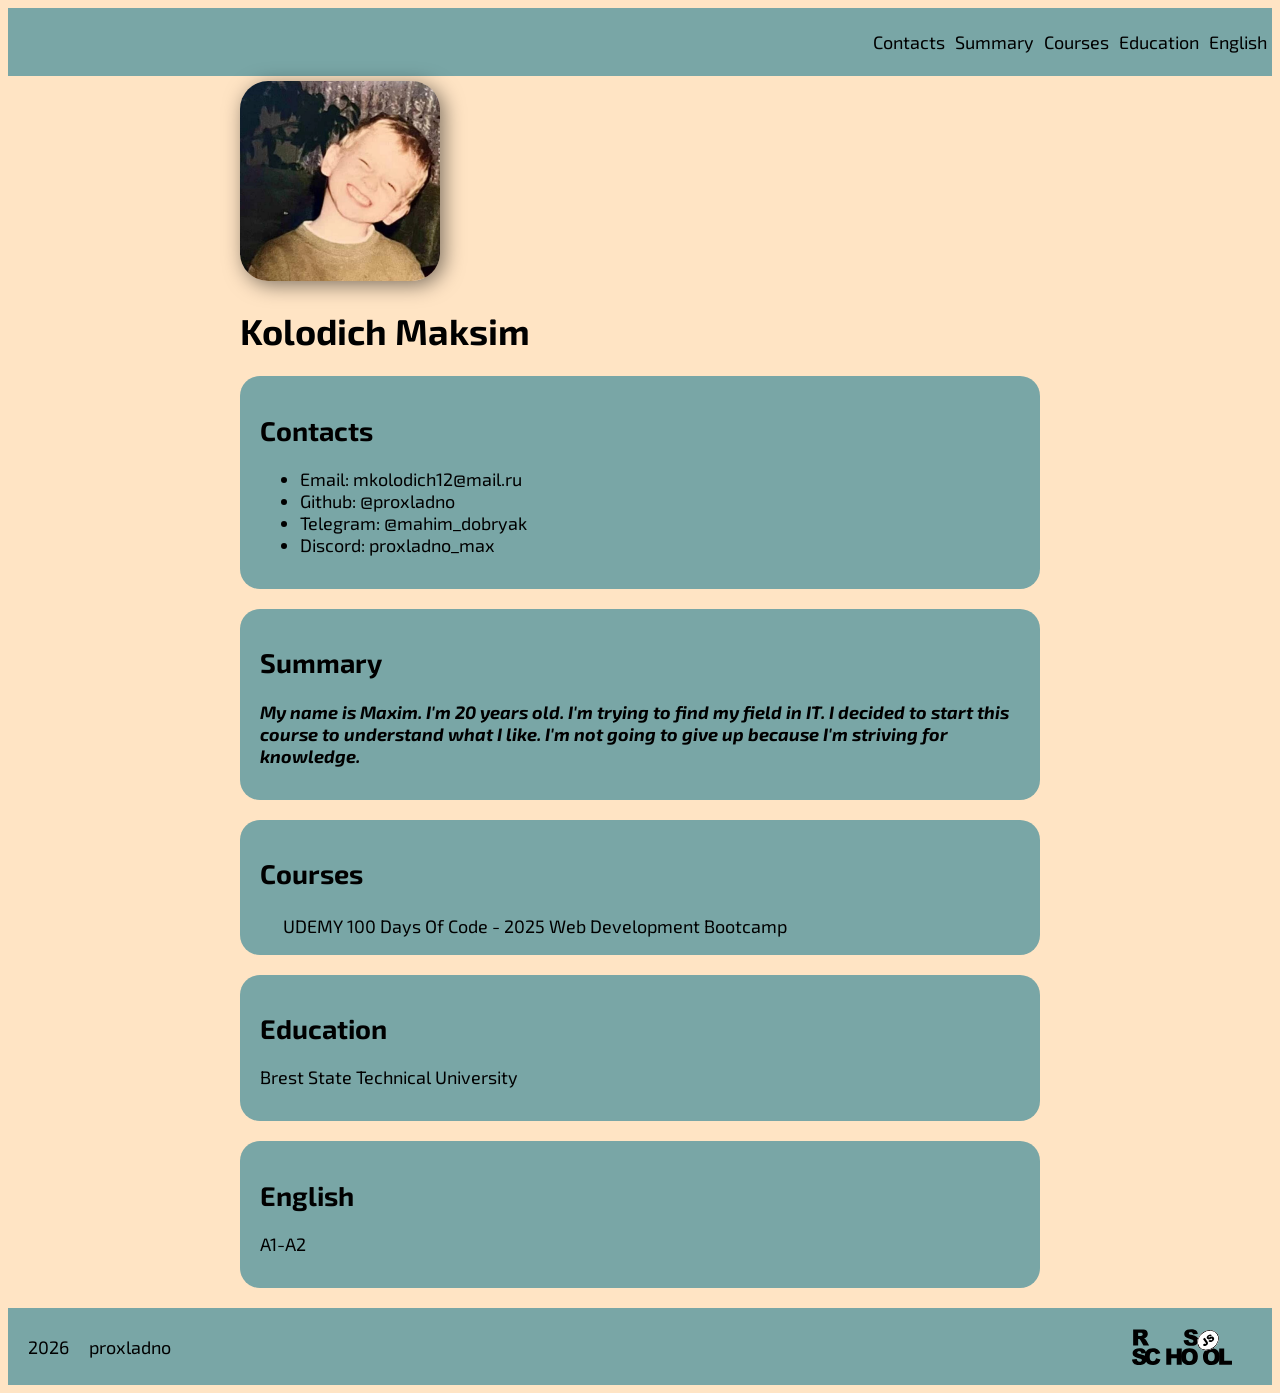
<file: index.html>
<!doctype html>
<html lang="en">
  <head>
    <meta charset="UTF-8" />
    <meta name="viewport" content="width=device-width, initial-scale=1.0" />
    <title>CV</title>
    <link rel="stylesheet" href="CSS/style.css" />
  </head>
  <body>
    <header>
      <nav class="nav">
        <ul class="nav-list">
          <li class="nav-item">
            <a href="#Contacts" class="nav-link">Contacts</a>
          </li>
          <li class="nav-item">
            <a href="#Summary" class="nav-link">Summary</a>
          </li>
          <li class="nav-item">
            <a href="#Courses" class="nav-link">Courses</a>
          </li>
          <li class="nav-item">
            <a href="#Education" class="nav-link">Education</a>
          </li>
          <li class="nav-item">
            <a href="#English" class="nav-link">English</a>
          </li>
        </ul>
      </nav>
    </header>
    <main>
      <div class="container">
        <img class="avatar" src="ASSETS/my-photo.jpg" alt="my-photo" />
        <h1>Kolodich Maksim</h1>
        <div class="Contacts card">
          <h2 id="Contacts">Contacts</h2>
          <ul>
            <li>Email: mkolodich12@mail.ru</li>
            <li>
              Github:
              <a href="https://github.com/proxladno" target="_blank"
                >@proxladno</a
              >
            </li>
            <li>Telegram: @mahim_dobryak</li>
            <li>Discord: proxladno_max</li>
          </ul>
        </div>
        <div class="Summary card">
          <h2 id="Summary">Summary</h2>
          <p>
            My name is Maxim. I'm 20 years old. I'm trying to find my field in
            IT. I decided to start this course to understand what I like. I'm
            not going to give up because I'm striving for knowledge.
          </p>
        </div>
        <div class="Courses card">
          <h2 id="Courses">Courses</h2>
          <table class="table">
            <tr>
              <td>
                <a
                  href="https://www.udemy.com/course/100-days-of-code-web-development-bootcamp/"
                  >UDEMY</a
                >
              </td>
              <td>
                <a
                  href="https://www.udemy.com/course/100-days-of-code-web-development-bootcamp/"
                  >100 Days Of Code - 2025 Web Development Bootcamp</a
                >
              </td>
            </tr>
          </table>
        </div>
        <div class="Education card">
          <h2 id="Education">Education</h2>
          <p>Brest State Technical University</p>
        </div>
        <div class="English card">
          <h2 id="English">English</h2>
          <p>A1-A2</p>
        </div>
      </div>
    </main>
    <footer>
      <ul>
        <li>2026</li>
        <li><a href="https://github.com/proxladno">proxladno</a></li>
        <li id="logo"><img src="ASSETS/rs-school-logo.svg" alt="logo" /></li>
      </ul>
    </footer>
  </body>
</html>
</file>
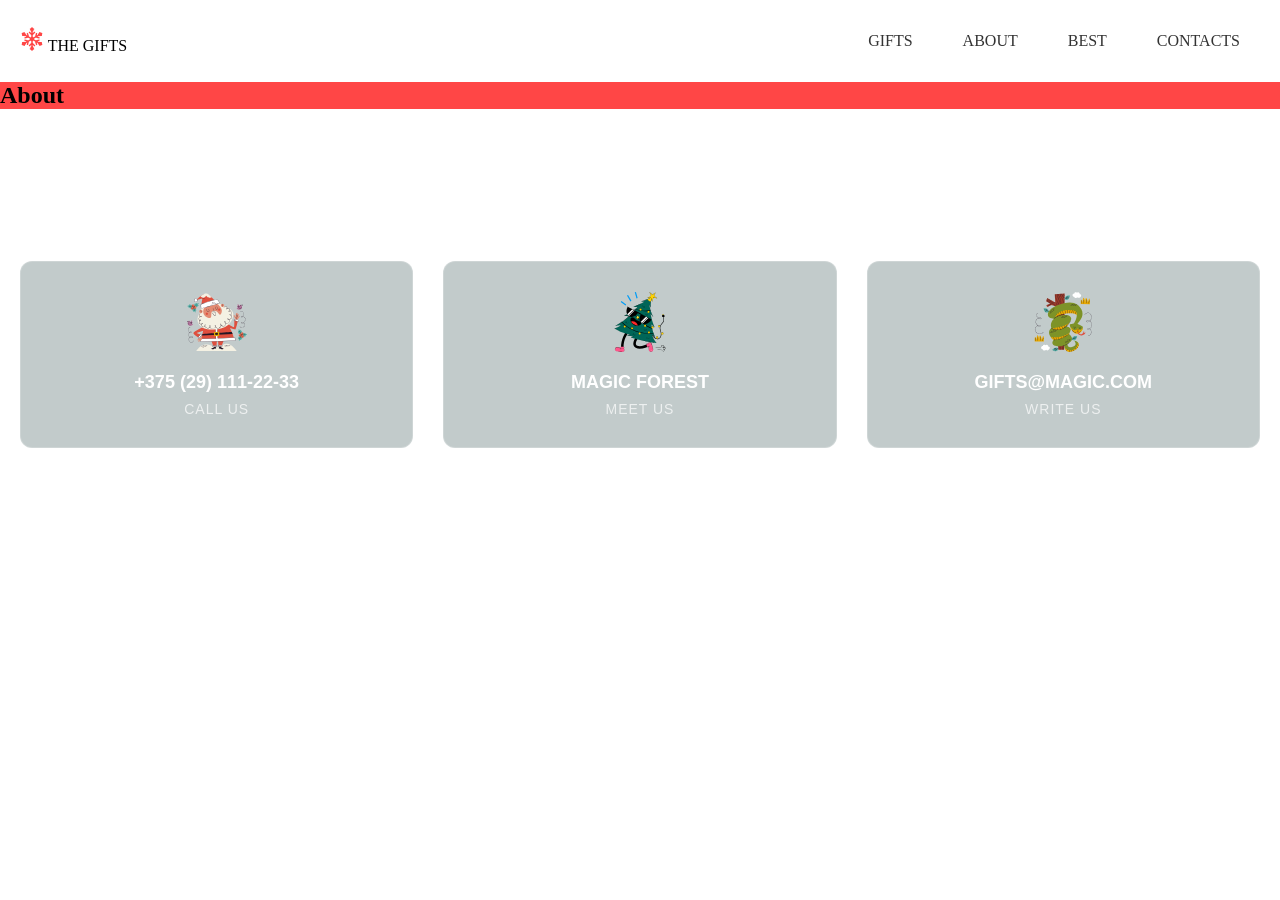
<file: cristmas-shop/index.html>
<!doctype html>
<html lang="en">
  <head>
    <meta charset="UTF-8" />
    <meta name="viewport" content="width=device-width, initial-scale=1.0" />
    <title>Document</title>
    <link rel="stylesheet" href="CSS/style.css" />
  </head>
  <body>
    <header>
      <ul class="nav-list">
        <li class="logo">
          <img src="ASSETS/snowflake.png" alt="logo" /> THE GIFTS
        </li>
        <li class="hamburger">
          <div class="hamburger-icon">
            <span></span>
            <span></span>
            <span></span>
          </div>
        </li>
        <li class="nav-item">
          <a href="PAGES/gifts.html" class="nav-link">GIFTS</a>
        </li>
        <li class="nav-item">
          <a href="#About" class="nav-link">ABOUT</a>
        </li>
        <li class="nav-item">
          <a href="#Best" class="nav-link">BEST</a>
        </li>
        <li class="nav-item">
          <a href="#Contacts" class="nav-link">CONTACTS</a>
        </li>
      </ul>
      <script src="JS/hamb-menu.js"></script>
    </header>
    <main>
      <h2 class="About">About</h2>
    </main>
    <footer class="footer">
      <div class="footer-container">
        <h2 class="footer-title">CONTACTS</h2>

        <div class="cards-wrapper">
          <a href="tel:+375291112233" class="contact-card">
            <div class="card-icon">
              <img src="ASSETS/santa-claus.svg" alt="Phone" class="card-image" />
            </div>
            <div class="card-content">
              <p class="card-info">+375 (29) 111-22-33</p>
              <p class="card-label">CALL US</p>
            </div>
          </a>

          <a href="#" class="contact-card">
            <div class="card-icon">
              <img
                src="ASSETS/christmas-tree.svg"
                alt="Location"
                class="card-image"
              />
            </div>
            <div class="card-content">
              <p class="card-info">MAGIC FOREST</p>
              <p class="card-label">MEET US</p>
            </div>
          </a>

          <a href="mailto:GIFTS@MAGIC.COM" class="contact-card">
            <div class="card-icon">
              <img src="ASSETS/snake.svg" alt="Email" class="card-image" />
            </div>
            <div class="card-content">
              <p class="card-info">GIFTS@MAGIC.COM</p>
              <p class="card-label">WRITE US</p>
            </div>
          </a>
        </div>
      </div>
    </footer>
  </body>
</html>
</file>
<file: CSS/style.css>
@import url("https://fonts.googleapis.com/css2?family=Exo+2:ital,wght@0,100..900;1,100..900&family=Roboto:ital,wght@0,100..900;1,100..900&display=swap");
body {
  display: flex;
  flex-direction: column;
  justify-content: space-between;
  font-size: 18px;
  background-color: bisque;
  font-family: "Exo 2", sans-serif;
}
header {
  background-color: rgb(121, 166, 166);
  border: 5px;
  margin-bottom: 5px;
}
.nav-list {
  display: flex;
  justify-content: flex-end;
  align-items: center;
}
.nav-item {
  padding: 5px;
  list-style: none;
}
.nav-link {
  color: black;
}
.contacts ul {
  list-style: none;
}
.avatar {
  width: 200px;
  border-radius: 28px;
  box-shadow: 4px 4px 20px rgba(0, 0, 0, 0.5);
}
.Summary p {
  font-style: italic;
  font-weight: bold;
  color: black;
}
.container {
  margin: auto;
  max-width: 800px;
}
a {
  text-decoration: none;
  color: black;
}
a:hover {
  text-decoration: underline;
}
.card {
  padding: 15px 20px;
  margin-bottom: 20px;
  border-radius: 20px;
  background-color: rgb(121, 166, 166);
}
.table {
  margin-left: 20px;
}
footer {
  padding: 20px;
  background-color: rgb(121, 166, 166);
}
footer ul {
  list-style: none;
  margin: 0;
  padding: 0;
  align-items: center;
  display: flex;
}
footer ul li {
  margin-right: 20px;
}
#logo {
  margin-left: auto;
  display: flex;
  align-items: center;
  width: 100px;
}
</file>
<file: cristmas-shop/CSS/style.css>
html{
height: 100%;
}
body {
  margin: 0;
  min-height: 100vh;
  display: flex;
  flex-direction: column;
}
.nav-list {
  display: flex;
  align-items: center;
  list-style: none;
  margin: 0;
  padding: 20px;
  position: relative;
}

.logo {
  margin-right: auto;
  gap: 10px;
}

.logo img {
  width: 24px;
  height: 24px;
  object-fit: contain;
}
.logo a {
  text-decoration: none;
  cursor: pointer;
  display: inline-block;
  padding: 12px 20px;
  color: #333333;
  transition: opacity 0.3s ease;
}

.logo a:hover {
  opacity: 0.8;
}

/* Стили для навигационных пунктов */
.nav-item {
  margin-left: 10px;
}

.nav-item a {
  text-decoration: none;
  cursor: pointer;
  display: inline-block;
  padding: 12px 20px;
  color: #333333;
  background-color: transparent;
  border-radius: 4px;
  transition: all 0.3s ease;
}

.nav-item a:hover {
  color: #ff4646;
  background-color: #ff46461a;
}
.hamburger {
  display: none;
  cursor: pointer;
  list-style: none;
  padding: 10px;
  margin-left: auto;
}

.hamburger-icon {
  width: 30px;
  height: 24px;
  position: relative;
  display: flex;
  flex-direction: column;
  justify-content: space-between;
}

.hamburger-icon span {
  display: block;
  width: 100%;
  height: 3px;
  background-color: #333333;
  transition: all 0.3s ease;
  border-radius: 2px;
}
.hamburger.active .hamburger-icon span:nth-child(1) {
  transform: rotate(45deg) translate(8px, 8px);
}

.hamburger.active .hamburger-icon span:nth-child(2) {
  opacity: 0;
}

.hamburger.active .hamburger-icon span:nth-child(3) {
  transform: rotate(-45deg) translate(8px, -8px);
}
@media (max-width: 768px) {
  .hamburger {
    display: block;
  }
  .nav-item {
    display: none;
    width: 100%;
    margin-left: 0;
  }
  .nav-list.active .nav-item {
    display: block;
  }
  .nav-list {
    flex-wrap: wrap;
    padding: 15px;
  }
  .nav-item a {
    display: block;
    width: 100%;
    padding: 15px 20px;
    text-align: center;
  }
}
main{
  background-color: #ff4646;
}

* {
  margin: 0;
  padding: 0;
  box-sizing: border-box;
}

.footer {
  background-color: white;
  padding: 60px 20px;
  font-family: Arial, sans-serif;
  width: 100%; 
  flex: 1; 
  margin-top: auto;
}

.footer-container {
  margin: 0 auto;
  width: 100%;
}

.footer-title {
  color: #ffffff;
  font-size: 36px;
  font-weight: 700;
  margin-bottom: 50px;
  text-align: center;
  letter-spacing: 1px;
}

.cards-wrapper {
  display: flex;
  gap: 30px;
  justify-content: space-between;
  width: 100%;
}

.contact-card {
  flex: 1;
  display: flex;
  flex-direction: column;
  align-items: center;
  justify-content: center;
  text-align: center;
  gap: 20px;
  padding: 30px 25px;
  background-color: #677d7e66;
  border-radius: 12px;
  text-decoration: none;
  transition: all 0.3s ease;
  border: 1px solid rgba(255, 255, 255, 0.2);
  min-width: 0;
}
.contact-card:hover {
  background-color: #677d7e66;
  transform: none;
  box-shadow: none;
}

.contact-card:hover .card-info,
.contact-card:hover .card-label {
  color: #ff4646;
}

.contact-card:hover .card-image {
  opacity: 1;
  filter: none;
}

.card-icon {
  flex-shrink: 0;
  width: 60px;
  height: 60px;
  display: flex;
  align-items: center;
  justify-content: center;
  border-radius: 50%;
  transition: all 0.3s ease;
}
.card-image {
  width: 60px;
  height: 60px;
  object-fit: contain;
  transition: all 0.3s ease;
}

.card-content {
  flex: 1;
  color: black;
}

.card-info {
  color: #ffffff;
  font-size: 18px;
  font-weight: 600;
  margin-bottom: 8px;
  transition: color 0.3s ease;
}

.card-label {
  color: rgba(255, 255, 255, 0.7);
  font-size: 14px;
  font-weight: 500;
  text-transform: uppercase;
  letter-spacing: 1px;
  transition: color 0.3s ease;
}
@media (max-width: 768px) {
  .footer {
    padding: 40px 15px;
  }

  .footer-title {
    font-size: 28px;
    margin-bottom: 30px;
  }

  .cards-wrapper {
    flex-direction: column;
    gap: 20px;
  }

  .contact-card {
    width: 100%;
    padding: 20px;
  }

  .card-icon {
    width: 50px;
    height: 50px;
  }

  .card-image {
    width: 28px;
    height: 28px;
  }

  .card-info {
    font-size: 16px;
  }

  .card-label {
    font-size: 12px;
  }
}

@media (max-width: 480px) {
  .contact-card {
    padding: 15px;
    gap: 15px;
  }

  .card-info {
    font-size: 14px;
  }

  .card-icon {
    width: 45px;
    height: 45px;
  }

  .card-image {
    width: 24px;
    height: 24px;
  }
}
</file>
